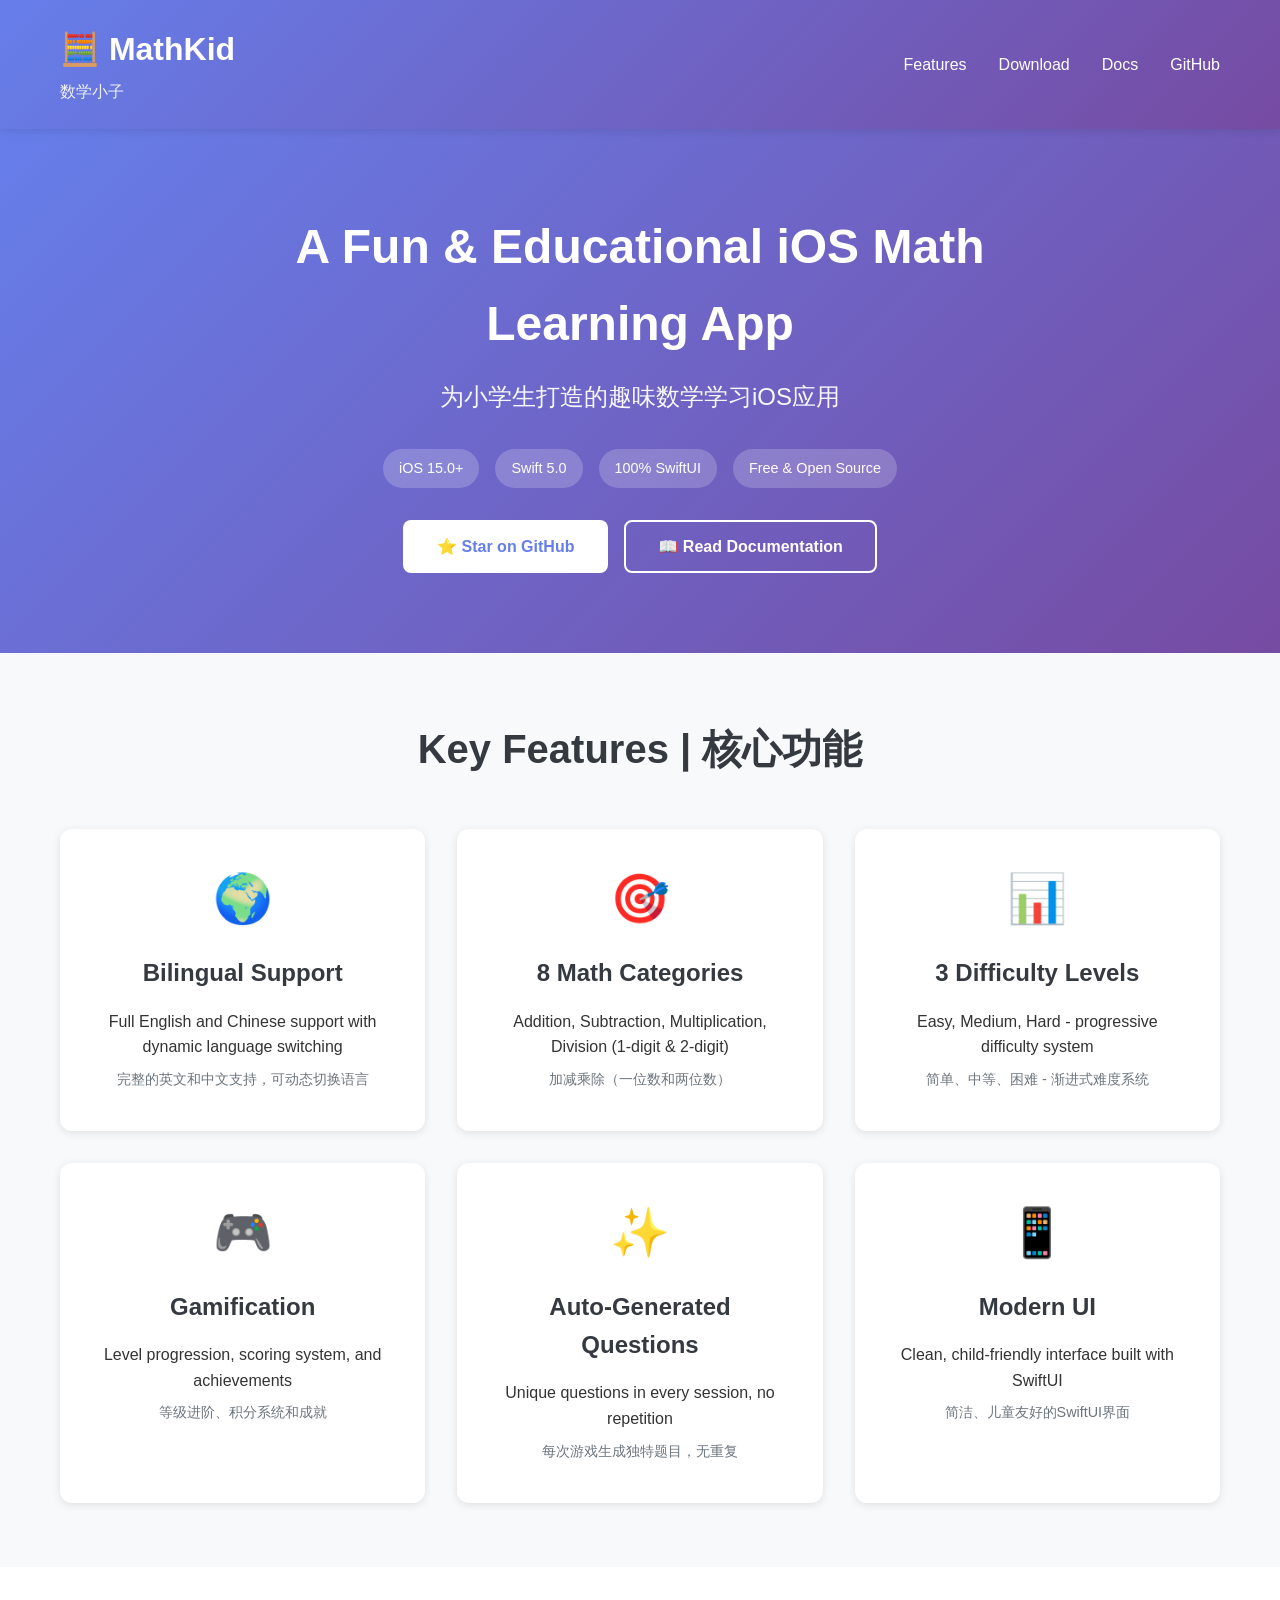
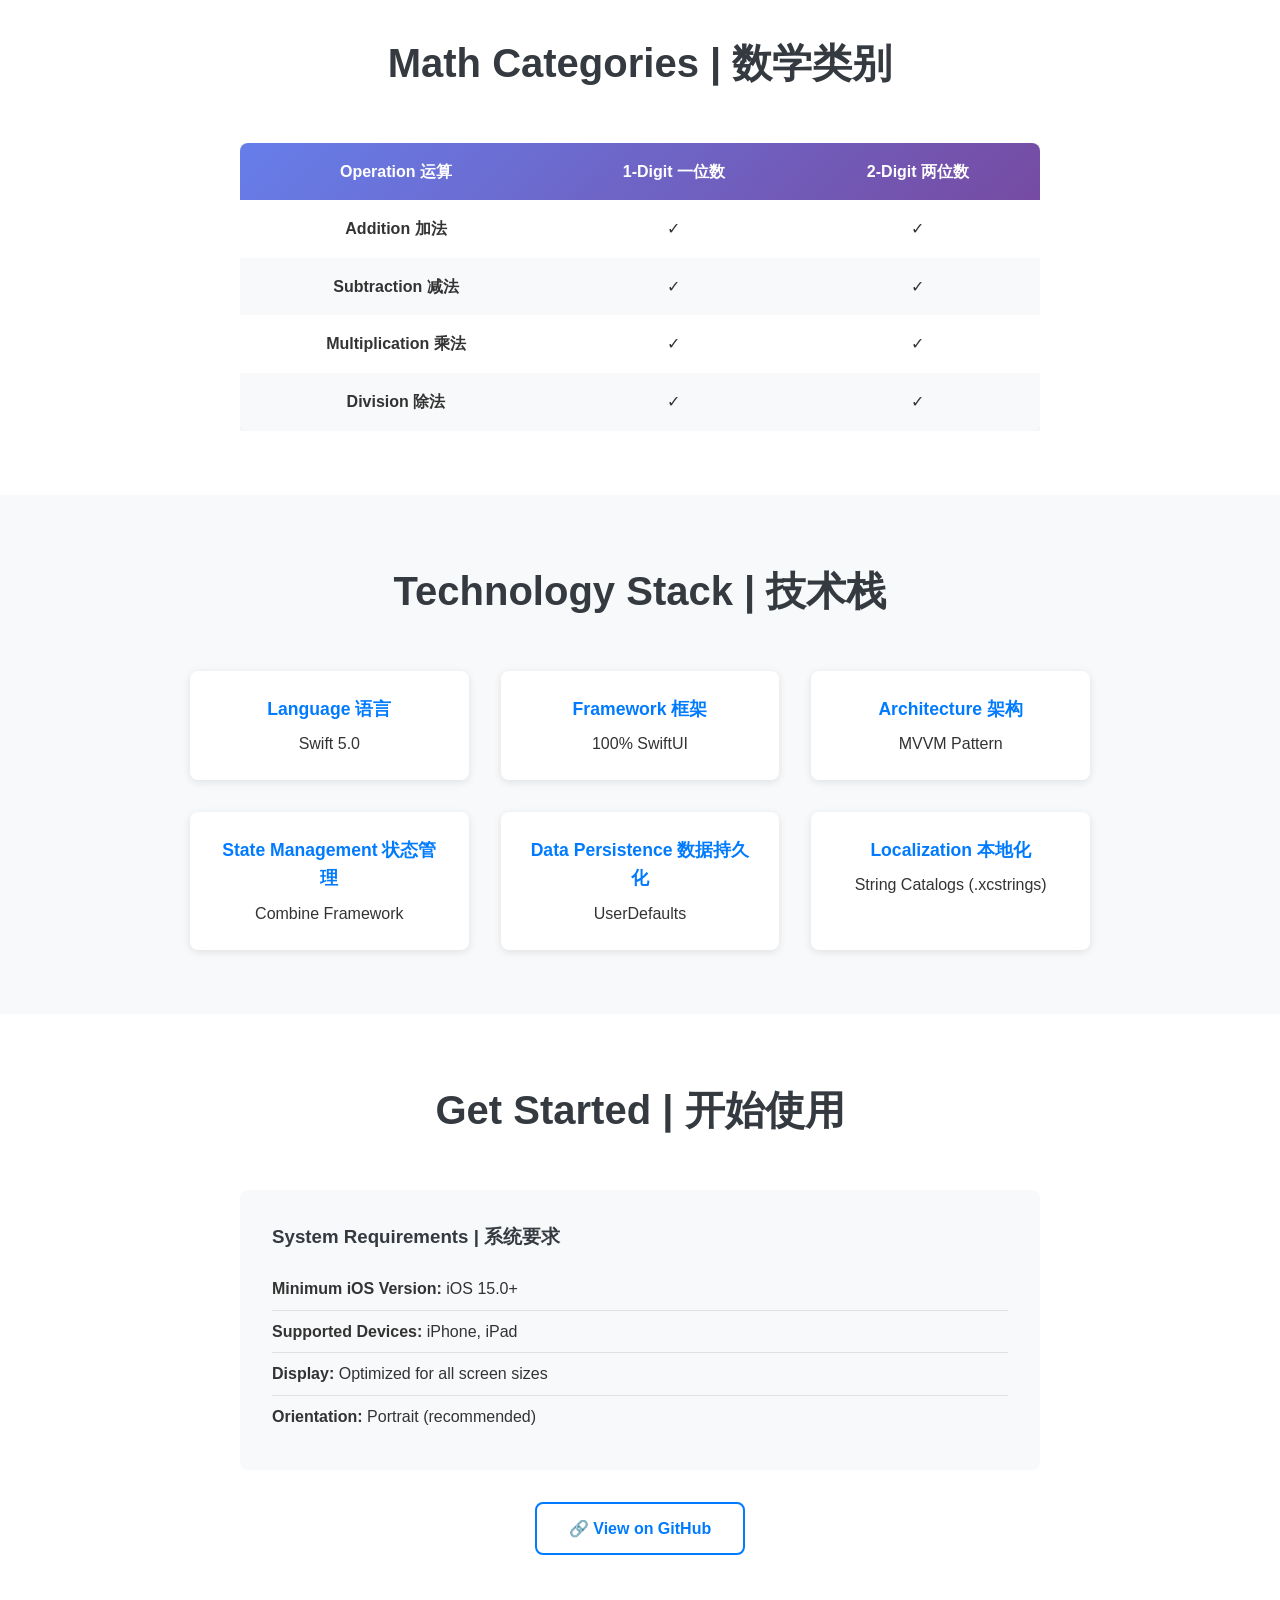
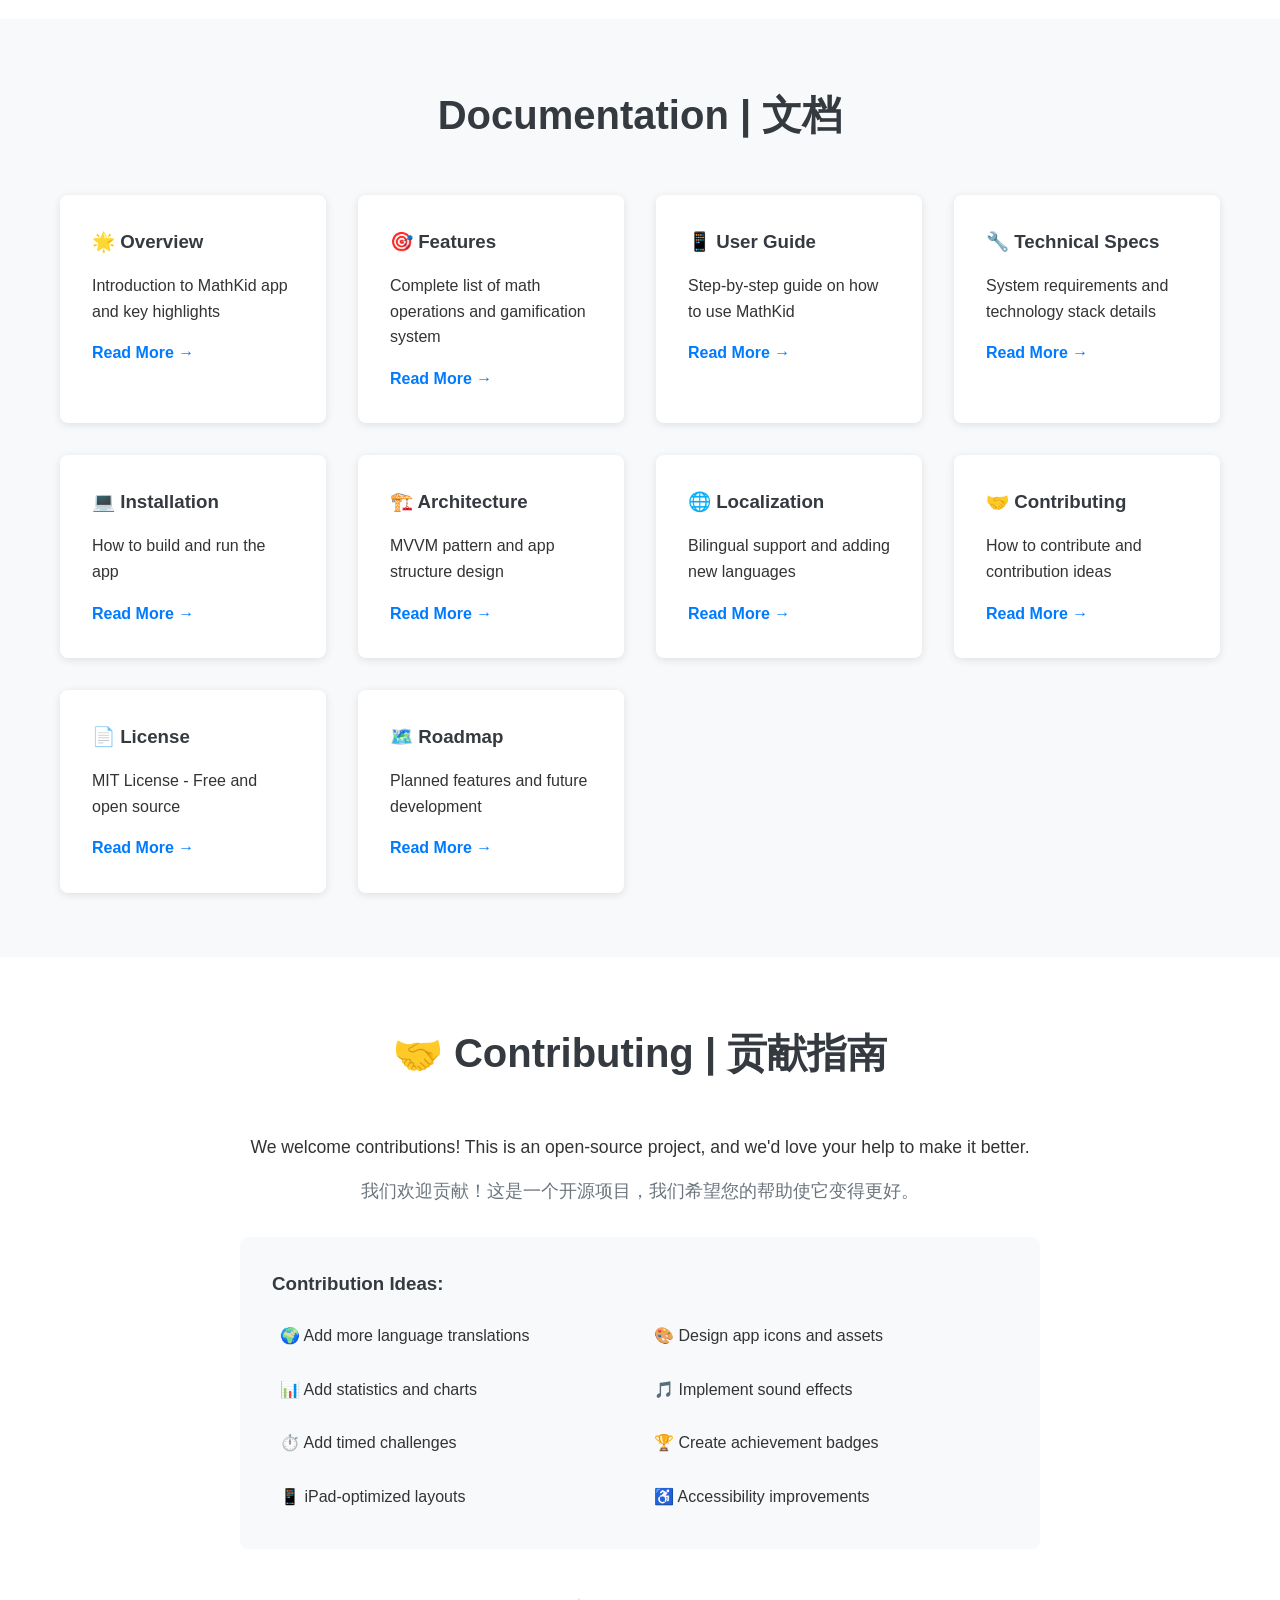
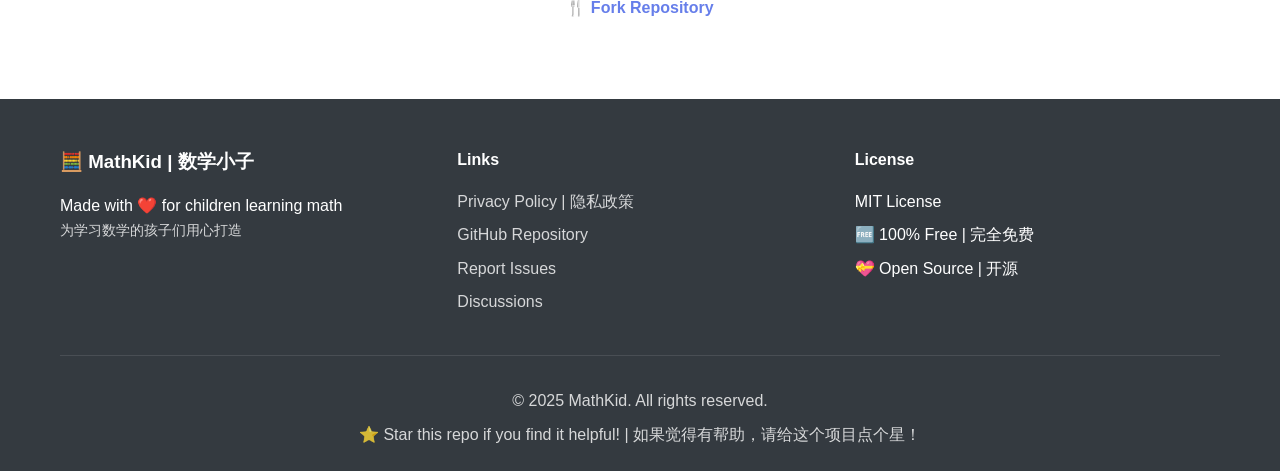
<file: docs/index.html>
<!DOCTYPE html>
<html lang="en">
<head>
    <meta charset="UTF-8">
    <meta name="viewport" content="width=device-width, initial-scale=1.0">
    <meta name="description" content="MathKid - A fun and educational iOS math learning app for elementary students">
    <meta name="keywords" content="MathKid, iOS, math learning, education, SwiftUI, open source">
    <meta name="author" content="MathKid Team">
    <title>MathKid - 数学小子 | iOS Math Learning App</title>
    <link rel="stylesheet" href="styles.css">
</head>
<body>
    <!-- Header -->
    <header class="header">
        <div class="container">
            <div class="header-content">
                <div class="logo">
                    <h1>🧮 MathKid</h1>
                    <p class="subtitle">数学小子</p>
                </div>
                <nav class="nav">
                    <a href="#features">Features</a>
                    <a href="#download">Download</a>
                    <a href="#documentation">Docs</a>
                    <a href="https://github.com/huyuhui001/MathKids" target="_blank">GitHub</a>
                </nav>
            </div>
        </div>
    </header>

    <!-- Hero Section -->
    <section class="hero">
        <div class="container">
            <div class="hero-content">
                <h2 class="hero-title">A Fun & Educational iOS Math Learning App</h2>
                <p class="hero-description">为小学生打造的趣味数学学习iOS应用</p>
                <div class="hero-badges">
                    <span class="badge">iOS 15.0+</span>
                    <span class="badge">Swift 5.0</span>
                    <span class="badge">100% SwiftUI</span>
                    <span class="badge">Free & Open Source</span>
                </div>
                <div class="hero-buttons">
                    <a href="https://github.com/huyuhui001/MathKids" class="btn btn-primary" target="_blank">
                        <span>⭐ Star on GitHub</span>
                    </a>
                    <a href="#documentation" class="btn btn-secondary">
                        <span>📖 Read Documentation</span>
                    </a>
                </div>
            </div>
        </div>
    </section>

    <!-- Features Section -->
    <section id="features" class="features">
        <div class="container">
            <h2 class="section-title">Key Features | 核心功能</h2>
            <div class="features-grid">
                <div class="feature-card">
                    <div class="feature-icon">🌍</div>
                    <h3>Bilingual Support</h3>
                    <p>Full English and Chinese support with dynamic language switching</p>
                    <p class="chinese">完整的英文和中文支持，可动态切换语言</p>
                </div>
                <div class="feature-card">
                    <div class="feature-icon">🎯</div>
                    <h3>8 Math Categories</h3>
                    <p>Addition, Subtraction, Multiplication, Division (1-digit & 2-digit)</p>
                    <p class="chinese">加减乘除（一位数和两位数）</p>
                </div>
                <div class="feature-card">
                    <div class="feature-icon">📊</div>
                    <h3>3 Difficulty Levels</h3>
                    <p>Easy, Medium, Hard - progressive difficulty system</p>
                    <p class="chinese">简单、中等、困难 - 渐进式难度系统</p>
                </div>
                <div class="feature-card">
                    <div class="feature-icon">🎮</div>
                    <h3>Gamification</h3>
                    <p>Level progression, scoring system, and achievements</p>
                    <p class="chinese">等级进阶、积分系统和成就</p>
                </div>
                <div class="feature-card">
                    <div class="feature-icon">✨</div>
                    <h3>Auto-Generated Questions</h3>
                    <p>Unique questions in every session, no repetition</p>
                    <p class="chinese">每次游戏生成独特题目，无重复</p>
                </div>
                <div class="feature-card">
                    <div class="feature-icon">📱</div>
                    <h3>Modern UI</h3>
                    <p>Clean, child-friendly interface built with SwiftUI</p>
                    <p class="chinese">简洁、儿童友好的SwiftUI界面</p>
                </div>
            </div>
        </div>
    </section>

    <!-- Math Categories Section -->
    <section class="categories">
        <div class="container">
            <h2 class="section-title">Math Categories | 数学类别</h2>
            <div class="categories-table">
                <table>
                    <thead>
                        <tr>
                            <th>Operation 运算</th>
                            <th>1-Digit 一位数</th>
                            <th>2-Digit 两位数</th>
                        </tr>
                    </thead>
                    <tbody>
                        <tr>
                            <td><strong>Addition 加法</strong></td>
                            <td>✓</td>
                            <td>✓</td>
                        </tr>
                        <tr>
                            <td><strong>Subtraction 减法</strong></td>
                            <td>✓</td>
                            <td>✓</td>
                        </tr>
                        <tr>
                            <td><strong>Multiplication 乘法</strong></td>
                            <td>✓</td>
                            <td>✓</td>
                        </tr>
                        <tr>
                            <td><strong>Division 除法</strong></td>
                            <td>✓</td>
                            <td>✓</td>
                        </tr>
                    </tbody>
                </table>
            </div>
        </div>
    </section>

    <!-- Technology Stack -->
    <section class="tech-stack">
        <div class="container">
            <h2 class="section-title">Technology Stack | 技术栈</h2>
            <div class="tech-grid">
                <div class="tech-item">
                    <h4>Language 语言</h4>
                    <p>Swift 5.0</p>
                </div>
                <div class="tech-item">
                    <h4>Framework 框架</h4>
                    <p>100% SwiftUI</p>
                </div>
                <div class="tech-item">
                    <h4>Architecture 架构</h4>
                    <p>MVVM Pattern</p>
                </div>
                <div class="tech-item">
                    <h4>State Management 状态管理</h4>
                    <p>Combine Framework</p>
                </div>
                <div class="tech-item">
                    <h4>Data Persistence 数据持久化</h4>
                    <p>UserDefaults</p>
                </div>
                <div class="tech-item">
                    <h4>Localization 本地化</h4>
                    <p>String Catalogs (.xcstrings)</p>
                </div>
            </div>
        </div>
    </section>

    <!-- Download Section -->
    <section id="download" class="download">
        <div class="container">
            <h2 class="section-title">Get Started | 开始使用</h2>
            <div class="download-content">
                <div class="download-info">
                    <h3>System Requirements | 系统要求</h3>
                    <ul>
                        <li><strong>Minimum iOS Version:</strong> iOS 15.0+</li>
                        <li><strong>Supported Devices:</strong> iPhone, iPad</li>
                        <li><strong>Display:</strong> Optimized for all screen sizes</li>
                        <li><strong>Orientation:</strong> Portrait (recommended)</li>
                    </ul>
                </div>
                <div class="download-buttons">
                    <a href="https://github.com/huyuhui001/MathKids" class="btn btn-outline" target="_blank">
                        <span>🔗 View on GitHub</span>
                    </a>
                </div>
            </div>
        </div>
    </section>

    <!-- Documentation Section -->
    <section id="documentation" class="documentation">
        <div class="container">
            <h2 class="section-title">Documentation | 文档</h2>
            <div class="docs-grid">
                <div class="doc-card">
                    <h3>🌟 Overview</h3>
                    <p>Introduction to MathKid app and key highlights</p>
                    <a href="https://github.com/huyuhui001/MathKids#-overview--概述" target="_blank">Read More →</a>
                </div>
                <div class="doc-card">
                    <h3>🎯 Features</h3>
                    <p>Complete list of math operations and gamification system</p>
                    <a href="https://github.com/huyuhui001/MathKids#-features--功能特色" target="_blank">Read More →</a>
                </div>
                <div class="doc-card">
                    <h3>📱 User Guide</h3>
                    <p>Step-by-step guide on how to use MathKid</p>
                    <a href="https://github.com/huyuhui001/MathKids#-user-guide--使用指南" target="_blank">Read More →</a>
                </div>
                <div class="doc-card">
                    <h3>🔧 Technical Specs</h3>
                    <p>System requirements and technology stack details</p>
                    <a href="https://github.com/huyuhui001/MathKids#-technical-specifications--技术规格" target="_blank">Read More →</a>
                </div>
                <div class="doc-card">
                    <h3>💻 Installation</h3>
                    <p>How to build and run the app</p>
                    <a href="https://github.com/huyuhui001/MathKids#-installation--安装说明" target="_blank">Read More →</a>
                </div>
                <div class="doc-card">
                    <h3>🏗️ Architecture</h3>
                    <p>MVVM pattern and app structure design</p>
                    <a href="https://github.com/huyuhui001/MathKids#-architecture--架构设计" target="_blank">Read More →</a>
                </div>
                <div class="doc-card">
                    <h3>🌐 Localization</h3>
                    <p>Bilingual support and adding new languages</p>
                    <a href="https://github.com/huyuhui001/MathKids#-localization--本地化" target="_blank">Read More →</a>
                </div>
                <div class="doc-card">
                    <h3>🤝 Contributing</h3>
                    <p>How to contribute and contribution ideas</p>
                    <a href="https://github.com/huyuhui001/MathKids#-contributing--贡献指南" target="_blank">Read More →</a>
                </div>
                <div class="doc-card">
                    <h3>📄 License</h3>
                    <p>MIT License - Free and open source</p>
                    <a href="https://github.com/huyuhui001/MathKids#-license--许可证" target="_blank">Read More →</a>
                </div>
                <div class="doc-card">
                    <h3>🗺️ Roadmap</h3>
                    <p>Planned features and future development</p>
                    <a href="https://github.com/huyuhui001/MathKids#-roadmap--路线图" target="_blank">Read More →</a>
                </div>
            </div>
        </div>
    </section>

    <!-- Contributing Section -->
    <section class="contributing">
        <div class="container">
            <h2 class="section-title">🤝 Contributing | 贡献指南</h2>
            <div class="contributing-content">
                <p>We welcome contributions! This is an open-source project, and we'd love your help to make it better.</p>
                <p class="chinese">我们欢迎贡献！这是一个开源项目，我们希望您的帮助使它变得更好。</p>
                <div class="contribution-ideas">
                    <h3>Contribution Ideas:</h3>
                    <ul>
                        <li>🌍 Add more language translations</li>
                        <li>🎨 Design app icons and assets</li>
                        <li>📊 Add statistics and charts</li>
                        <li>🎵 Implement sound effects</li>
                        <li>⏱️ Add timed challenges</li>
                        <li>🏆 Create achievement badges</li>
                        <li>📱 iPad-optimized layouts</li>
                        <li>♿ Accessibility improvements</li>
                    </ul>
                </div>
                <a href="https://github.com/huyuhui001/MathKids/fork" class="btn btn-primary" target="_blank">
                    <span>🍴 Fork Repository</span>
                </a>
            </div>
        </div>
    </section>

    <!-- Footer -->
    <footer class="footer">
        <div class="container">
            <div class="footer-content">
                <div class="footer-info">
                    <h3>🧮 MathKid | 数学小子</h3>
                    <p>Made with ❤️ for children learning math</p>
                    <p class="chinese">为学习数学的孩子们用心打造</p>
                </div>
                <div class="footer-links">
                    <h4>Links</h4>
                    <ul>
                        <li><a href="privacy.html">Privacy Policy | 隐私政策</a></li>
                        <li><a href="https://github.com/huyuhui001/MathKids" target="_blank">GitHub Repository</a></li>
                        <li><a href="https://github.com/huyuhui001/MathKids/issues" target="_blank">Report Issues</a></li>
                        <li><a href="https://github.com/huyuhui001/MathKids/discussions" target="_blank">Discussions</a></li>
                    </ul>
                </div>
                <div class="footer-license">
                    <h4>License</h4>
                    <p>MIT License</p>
                    <p>🆓 100% Free | 完全免费</p>
                    <p>💝 Open Source | 开源</p>
                </div>
            </div>
            <div class="footer-bottom">
                <p>© 2025 MathKid. All rights reserved.</p>
                <p>⭐ Star this repo if you find it helpful! | 如果觉得有帮助，请给这个项目点个星！</p>
            </div>
        </div>
    </footer>
</body>
</html>
</file>
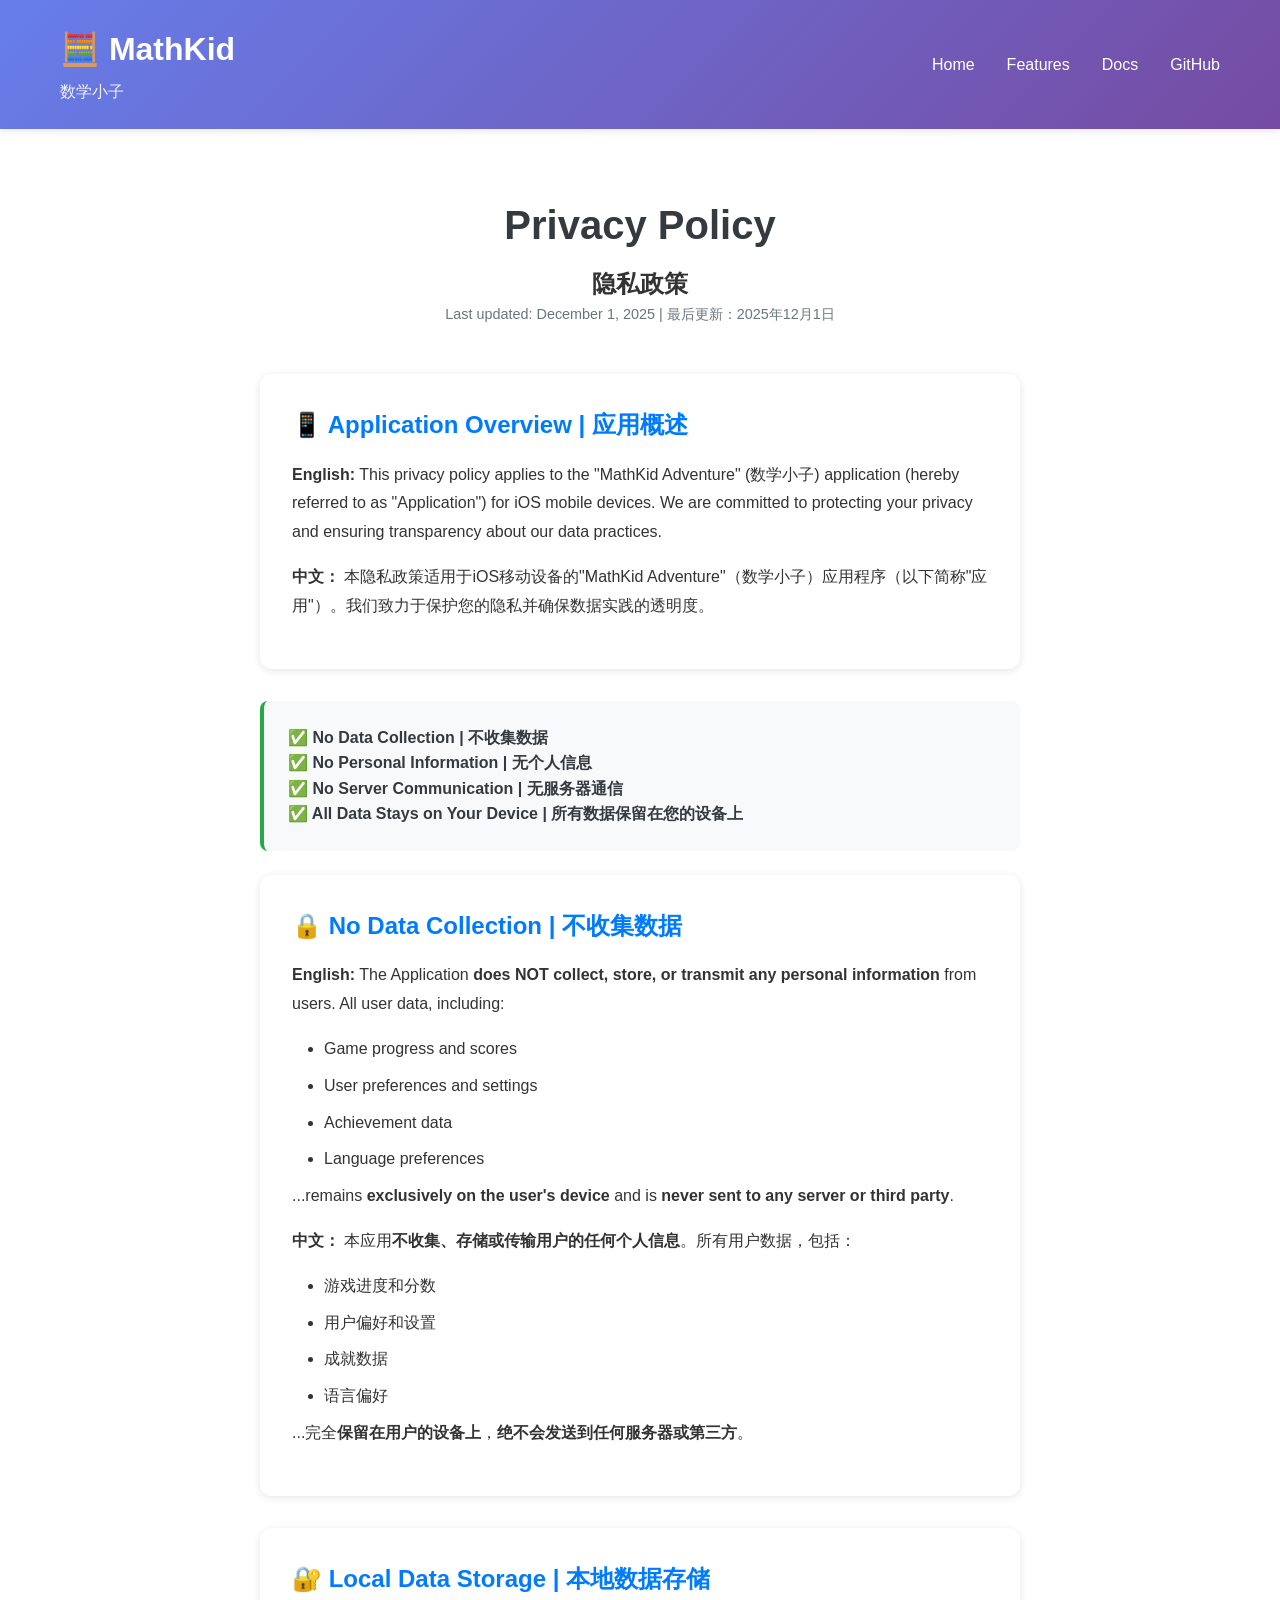
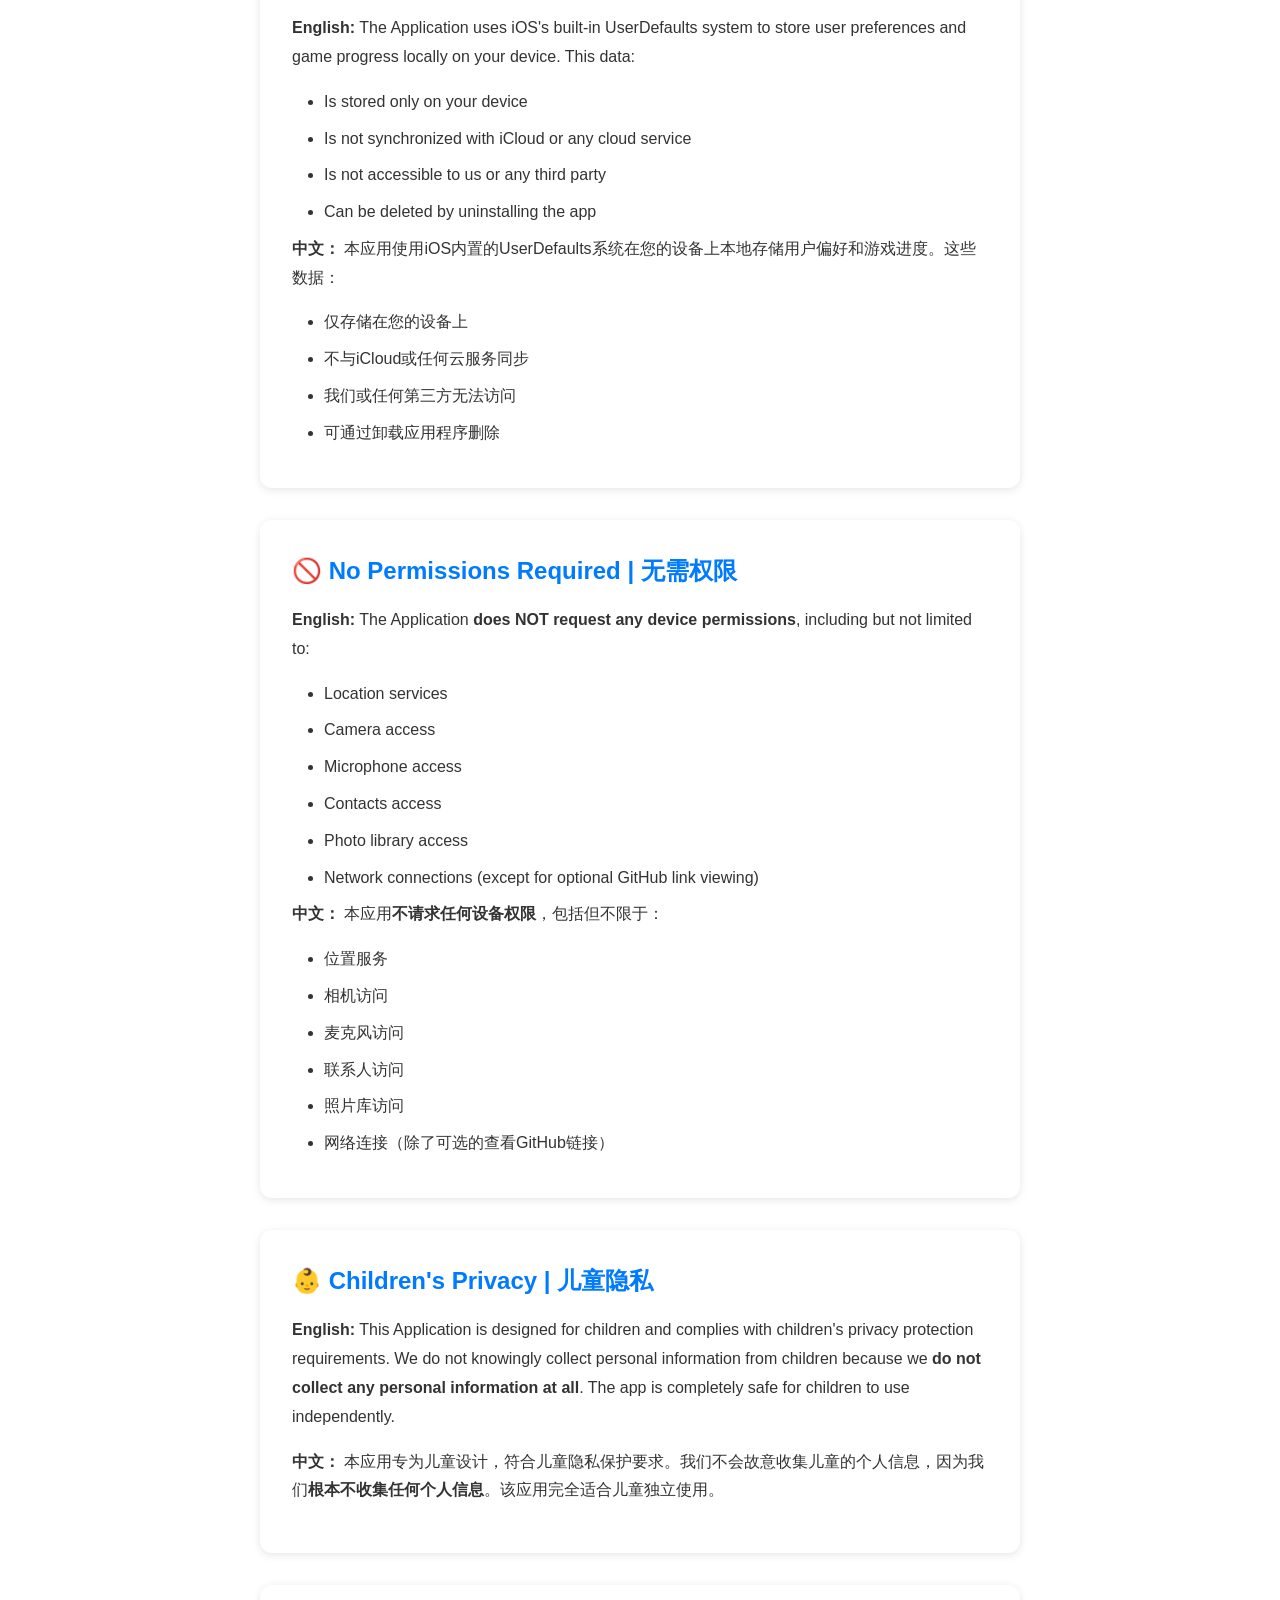
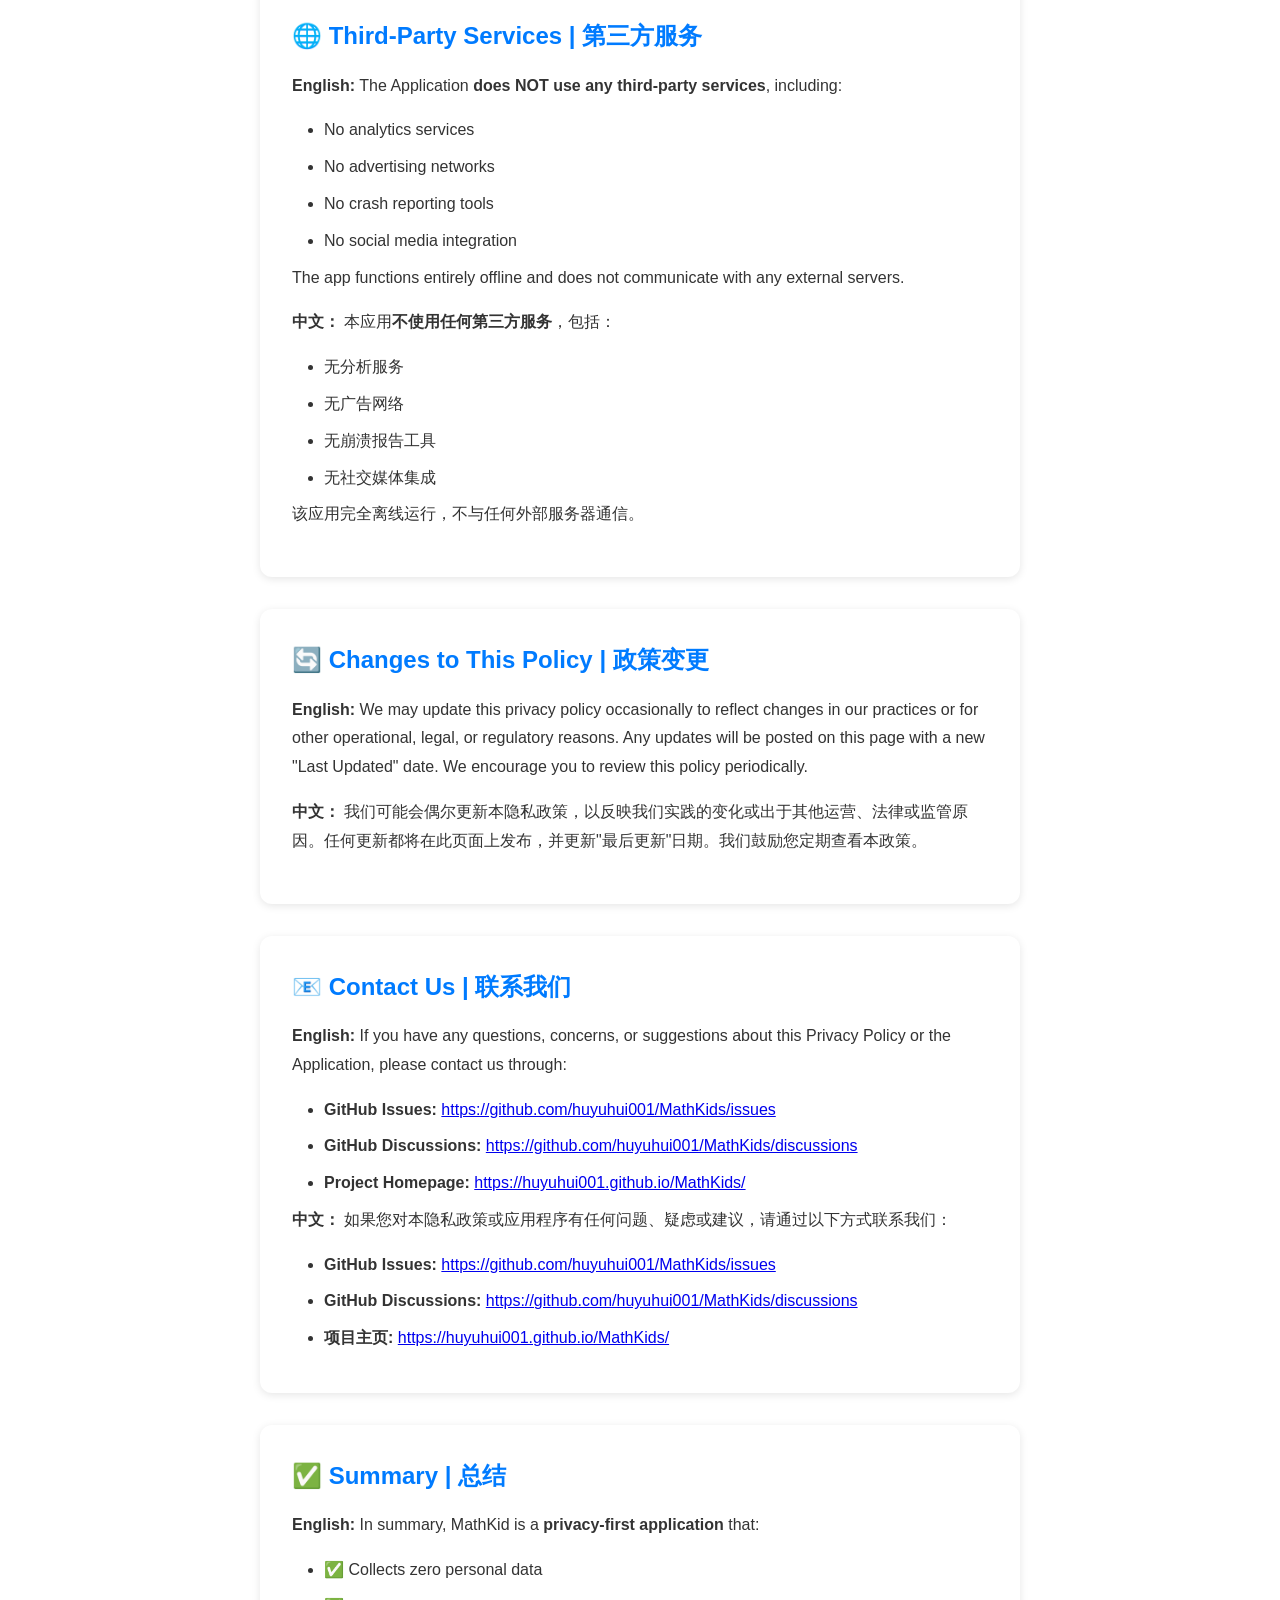
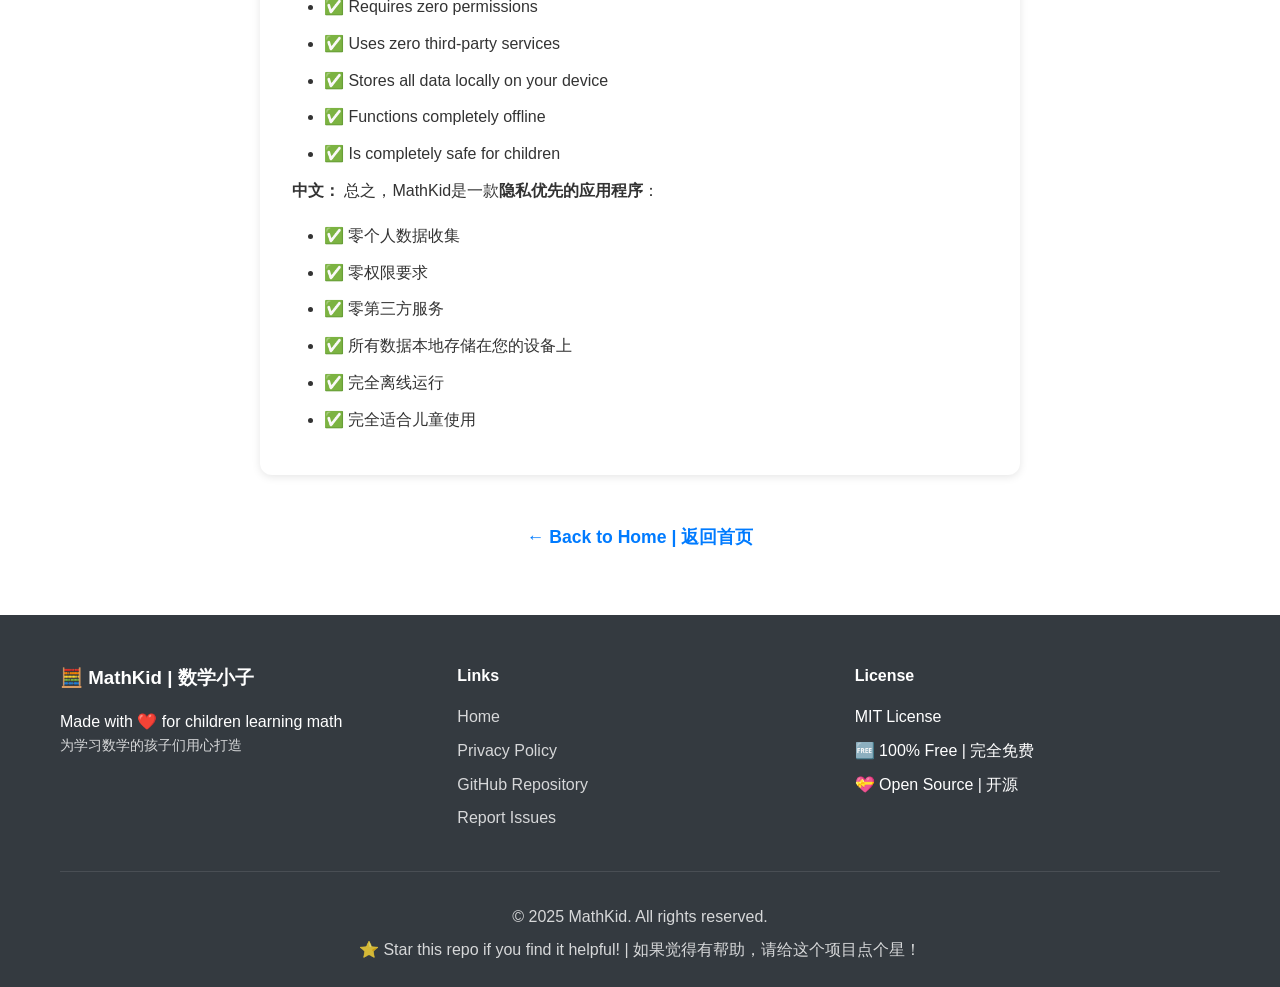
<file: docs/privacy.html>
<!DOCTYPE html>
<html lang="en">
<head>
    <meta charset="UTF-8">
    <meta name="viewport" content="width=device-width, initial-scale=1.0">
    <meta name="description" content="Privacy Policy for MathKid - We respect your privacy and don't collect any data">
    <title>Privacy Policy - MathKid | 数学小子</title>
    <link rel="stylesheet" href="styles.css">
    <style>
        .privacy-content {
            max-width: 800px;
            margin: 0 auto;
            padding: 4rem 20px;
        }
        
        .privacy-header {
            text-align: center;
            margin-bottom: 3rem;
        }
        
        .privacy-header h1 {
            font-size: 2.5rem;
            color: var(--dark-color);
            margin-bottom: 0.5rem;
        }
        
        .privacy-header .last-updated {
            color: var(--secondary-color);
            font-size: 0.9rem;
        }
        
        .privacy-section {
            background: white;
            padding: 2rem;
            margin-bottom: 2rem;
            border-radius: 12px;
            box-shadow: var(--shadow);
        }
        
        .privacy-section h2 {
            color: var(--primary-color);
            margin-bottom: 1rem;
            font-size: 1.5rem;
        }
        
        .privacy-section p {
            line-height: 1.8;
            color: var(--text-color);
            margin-bottom: 1rem;
        }
        
        .privacy-section ul {
            margin-left: 2rem;
            line-height: 1.8;
        }
        
        .privacy-section ul li {
            margin-bottom: 0.5rem;
        }
        
        .highlight-box {
            background: var(--light-color);
            padding: 1.5rem;
            border-radius: 8px;
            border-left: 4px solid var(--success-color);
            margin: 1.5rem 0;
        }
        
        .highlight-box p {
            margin: 0;
            font-weight: 600;
            color: var(--dark-color);
        }
        
        .back-link {
            text-align: center;
            margin-top: 3rem;
        }
        
        .back-link a {
            color: var(--primary-color);
            text-decoration: none;
            font-weight: 600;
            font-size: 1.1rem;
        }
        
        .back-link a:hover {
            text-decoration: underline;
        }
    </style>
</head>
<body>
    <!-- Header -->
    <header class="header">
        <div class="container">
            <div class="header-content">
                <div class="logo">
                    <h1>🧮 MathKid</h1>
                    <p class="subtitle">数学小子</p>
                </div>
                <nav class="nav">
                    <a href="index.html">Home</a>
                    <a href="index.html#features">Features</a>
                    <a href="index.html#documentation">Docs</a>
                    <a href="https://github.com/huyuhui001/MathKids" target="_blank">GitHub</a>
                </nav>
            </div>
        </div>
    </header>

    <!-- Privacy Policy Content -->
    <div class="privacy-content">
        <div class="privacy-header">
            <h1>Privacy Policy</h1>
            <h2>隐私政策</h2>
            <p class="last-updated">Last updated: December 1, 2025 | 最后更新：2025年12月1日</p>
        </div>

        <div class="privacy-section">
            <h2>📱 Application Overview | 应用概述</h2>
            <p><strong>English:</strong> This privacy policy applies to the "MathKid Adventure" (数学小子) application (hereby referred to as "Application") for iOS mobile devices. We are committed to protecting your privacy and ensuring transparency about our data practices.</p>
            <p><strong>中文：</strong> 本隐私政策适用于iOS移动设备的"MathKid Adventure"（数学小子）应用程序（以下简称"应用"）。我们致力于保护您的隐私并确保数据实践的透明度。</p>
        </div>

        <div class="highlight-box">
            <p>✅ No Data Collection | 不收集数据</p>
            <p>✅ No Personal Information | 无个人信息</p>
            <p>✅ No Server Communication | 无服务器通信</p>
            <p>✅ All Data Stays on Your Device | 所有数据保留在您的设备上</p>
        </div>

        <div class="privacy-section">
            <h2>🔒 No Data Collection | 不收集数据</h2>
            <p><strong>English:</strong> The Application <strong>does NOT collect, store, or transmit any personal information</strong> from users. All user data, including:</p>
            <ul>
                <li>Game progress and scores</li>
                <li>User preferences and settings</li>
                <li>Achievement data</li>
                <li>Language preferences</li>
            </ul>
            <p>...remains <strong>exclusively on the user's device</strong> and is <strong>never sent to any server or third party</strong>.</p>
            
            <p><strong>中文：</strong> 本应用<strong>不收集、存储或传输用户的任何个人信息</strong>。所有用户数据，包括：</p>
            <ul>
                <li>游戏进度和分数</li>
                <li>用户偏好和设置</li>
                <li>成就数据</li>
                <li>语言偏好</li>
            </ul>
            <p>...完全<strong>保留在用户的设备上</strong>，<strong>绝不会发送到任何服务器或第三方</strong>。</p>
        </div>

        <div class="privacy-section">
            <h2>🔐 Local Data Storage | 本地数据存储</h2>
            <p><strong>English:</strong> The Application uses iOS's built-in UserDefaults system to store user preferences and game progress locally on your device. This data:</p>
            <ul>
                <li>Is stored only on your device</li>
                <li>Is not synchronized with iCloud or any cloud service</li>
                <li>Is not accessible to us or any third party</li>
                <li>Can be deleted by uninstalling the app</li>
            </ul>
            
            <p><strong>中文：</strong> 本应用使用iOS内置的UserDefaults系统在您的设备上本地存储用户偏好和游戏进度。这些数据：</p>
            <ul>
                <li>仅存储在您的设备上</li>
                <li>不与iCloud或任何云服务同步</li>
                <li>我们或任何第三方无法访问</li>
                <li>可通过卸载应用程序删除</li>
            </ul>
        </div>

        <div class="privacy-section">
            <h2>🚫 No Permissions Required | 无需权限</h2>
            <p><strong>English:</strong> The Application <strong>does NOT request any device permissions</strong>, including but not limited to:</p>
            <ul>
                <li>Location services</li>
                <li>Camera access</li>
                <li>Microphone access</li>
                <li>Contacts access</li>
                <li>Photo library access</li>
                <li>Network connections (except for optional GitHub link viewing)</li>
            </ul>
            
            <p><strong>中文：</strong> 本应用<strong>不请求任何设备权限</strong>，包括但不限于：</p>
            <ul>
                <li>位置服务</li>
                <li>相机访问</li>
                <li>麦克风访问</li>
                <li>联系人访问</li>
                <li>照片库访问</li>
                <li>网络连接（除了可选的查看GitHub链接）</li>
            </ul>
        </div>

        <div class="privacy-section">
            <h2>👶 Children's Privacy | 儿童隐私</h2>
            <p><strong>English:</strong> This Application is designed for children and complies with children's privacy protection requirements. We do not knowingly collect personal information from children because we <strong>do not collect any personal information at all</strong>. The app is completely safe for children to use independently.</p>
            
            <p><strong>中文：</strong> 本应用专为儿童设计，符合儿童隐私保护要求。我们不会故意收集儿童的个人信息，因为我们<strong>根本不收集任何个人信息</strong>。该应用完全适合儿童独立使用。</p>
        </div>

        <div class="privacy-section">
            <h2>🌐 Third-Party Services | 第三方服务</h2>
            <p><strong>English:</strong> The Application <strong>does NOT use any third-party services</strong>, including:</p>
            <ul>
                <li>No analytics services</li>
                <li>No advertising networks</li>
                <li>No crash reporting tools</li>
                <li>No social media integration</li>
            </ul>
            <p>The app functions entirely offline and does not communicate with any external servers.</p>
            
            <p><strong>中文：</strong> 本应用<strong>不使用任何第三方服务</strong>，包括：</p>
            <ul>
                <li>无分析服务</li>
                <li>无广告网络</li>
                <li>无崩溃报告工具</li>
                <li>无社交媒体集成</li>
            </ul>
            <p>该应用完全离线运行，不与任何外部服务器通信。</p>
        </div>

        <div class="privacy-section">
            <h2>🔄 Changes to This Policy | 政策变更</h2>
            <p><strong>English:</strong> We may update this privacy policy occasionally to reflect changes in our practices or for other operational, legal, or regulatory reasons. Any updates will be posted on this page with a new "Last Updated" date. We encourage you to review this policy periodically.</p>
            
            <p><strong>中文：</strong> 我们可能会偶尔更新本隐私政策，以反映我们实践的变化或出于其他运营、法律或监管原因。任何更新都将在此页面上发布，并更新"最后更新"日期。我们鼓励您定期查看本政策。</p>
        </div>

        <div class="privacy-section">
            <h2>📧 Contact Us | 联系我们</h2>
            <p><strong>English:</strong> If you have any questions, concerns, or suggestions about this Privacy Policy or the Application, please contact us through:</p>
            <ul>
                <li><strong>GitHub Issues:</strong> <a href="https://github.com/huyuhui001/MathKids/issues" target="_blank">https://github.com/huyuhui001/MathKids/issues</a></li>
                <li><strong>GitHub Discussions:</strong> <a href="https://github.com/huyuhui001/MathKids/discussions" target="_blank">https://github.com/huyuhui001/MathKids/discussions</a></li>
                <li><strong>Project Homepage:</strong> <a href="https://huyuhui001.github.io/MathKids/" target="_blank">https://huyuhui001.github.io/MathKids/</a></li>
            </ul>
            
            <p><strong>中文：</strong> 如果您对本隐私政策或应用程序有任何问题、疑虑或建议，请通过以下方式联系我们：</p>
            <ul>
                <li><strong>GitHub Issues:</strong> <a href="https://github.com/huyuhui001/MathKids/issues" target="_blank">https://github.com/huyuhui001/MathKids/issues</a></li>
                <li><strong>GitHub Discussions:</strong> <a href="https://github.com/huyuhui001/MathKids/discussions" target="_blank">https://github.com/huyuhui001/MathKids/discussions</a></li>
                <li><strong>项目主页:</strong> <a href="https://huyuhui001.github.io/MathKids/" target="_blank">https://huyuhui001.github.io/MathKids/</a></li>
            </ul>
        </div>

        <div class="privacy-section">
            <h2>✅ Summary | 总结</h2>
            <p><strong>English:</strong> In summary, MathKid is a <strong>privacy-first application</strong> that:</p>
            <ul>
                <li>✅ Collects zero personal data</li>
                <li>✅ Requires zero permissions</li>
                <li>✅ Uses zero third-party services</li>
                <li>✅ Stores all data locally on your device</li>
                <li>✅ Functions completely offline</li>
                <li>✅ Is completely safe for children</li>
            </ul>
            
            <p><strong>中文：</strong> 总之，MathKid是一款<strong>隐私优先的应用程序</strong>：</p>
            <ul>
                <li>✅ 零个人数据收集</li>
                <li>✅ 零权限要求</li>
                <li>✅ 零第三方服务</li>
                <li>✅ 所有数据本地存储在您的设备上</li>
                <li>✅ 完全离线运行</li>
                <li>✅ 完全适合儿童使用</li>
            </ul>
        </div>

        <div class="back-link">
            <a href="index.html">← Back to Home | 返回首页</a>
        </div>
    </div>

    <!-- Footer -->
    <footer class="footer">
        <div class="container">
            <div class="footer-content">
                <div class="footer-info">
                    <h3>🧮 MathKid | 数学小子</h3>
                    <p>Made with ❤️ for children learning math</p>
                    <p class="chinese">为学习数学的孩子们用心打造</p>
                </div>
                <div class="footer-links">
                    <h4>Links</h4>
                    <ul>
                        <li><a href="index.html">Home</a></li>
                        <li><a href="privacy.html">Privacy Policy</a></li>
                        <li><a href="https://github.com/huyuhui001/MathKids" target="_blank">GitHub Repository</a></li>
                        <li><a href="https://github.com/huyuhui001/MathKids/issues" target="_blank">Report Issues</a></li>
                    </ul>
                </div>
                <div class="footer-license">
                    <h4>License</h4>
                    <p>MIT License</p>
                    <p>🆓 100% Free | 完全免费</p>
                    <p>💝 Open Source | 开源</p>
                </div>
            </div>
            <div class="footer-bottom">
                <p>© 2025 MathKid. All rights reserved.</p>
                <p>⭐ Star this repo if you find it helpful! | 如果觉得有帮助，请给这个项目点个星！</p>
            </div>
        </div>
    </footer>
</body>
</html>
</file>
<file: docs/styles.css>
/* Reset and Base Styles */
* {
    margin: 0;
    padding: 0;
    box-sizing: border-box;
}

:root {
    --primary-color: #007bff;
    --secondary-color: #6c757d;
    --success-color: #28a745;
    --danger-color: #dc3545;
    --warning-color: #ffc107;
    --info-color: #17a2b8;
    --light-color: #f8f9fa;
    --dark-color: #343a40;
    --text-color: #333;
    --bg-color: #ffffff;
    --border-color: #dee2e6;
    --shadow: 0 2px 8px rgba(0, 0, 0, 0.1);
    --shadow-lg: 0 4px 16px rgba(0, 0, 0, 0.15);
}

body {
    font-family: -apple-system, BlinkMacSystemFont, 'Segoe UI', Roboto, 'Helvetica Neue', Arial, sans-serif;
    line-height: 1.6;
    color: var(--text-color);
    background-color: var(--bg-color);
}

.container {
    max-width: 1200px;
    margin: 0 auto;
    padding: 0 20px;
}

/* Header Styles */
.header {
    background: linear-gradient(135deg, #667eea 0%, #764ba2 100%);
    color: white;
    padding: 1.5rem 0;
    box-shadow: var(--shadow);
    position: sticky;
    top: 0;
    z-index: 1000;
}

.header-content {
    display: flex;
    justify-content: space-between;
    align-items: center;
    flex-wrap: wrap;
    gap: 1rem;
}

.logo h1 {
    font-size: 2rem;
    margin-bottom: 0.25rem;
}

.logo .subtitle {
    font-size: 1rem;
    opacity: 0.9;
}

.nav {
    display: flex;
    gap: 2rem;
    flex-wrap: wrap;
}

.nav a {
    color: white;
    text-decoration: none;
    font-weight: 500;
    transition: opacity 0.3s;
}

.nav a:hover {
    opacity: 0.8;
}

/* Hero Section */
.hero {
    background: linear-gradient(135deg, #667eea 0%, #764ba2 100%);
    color: white;
    padding: 5rem 0;
    text-align: center;
}

.hero-content {
    max-width: 800px;
    margin: 0 auto;
}

.hero-title {
    font-size: 3rem;
    margin-bottom: 1rem;
    font-weight: 700;
}

.hero-description {
    font-size: 1.5rem;
    margin-bottom: 2rem;
    opacity: 0.95;
}

.hero-badges {
    display: flex;
    justify-content: center;
    flex-wrap: wrap;
    gap: 1rem;
    margin-bottom: 2rem;
}

.badge {
    background: rgba(255, 255, 255, 0.2);
    backdrop-filter: blur(10px);
    padding: 0.5rem 1rem;
    border-radius: 20px;
    font-size: 0.9rem;
    font-weight: 500;
}

.hero-buttons {
    display: flex;
    justify-content: center;
    gap: 1rem;
    flex-wrap: wrap;
}

/* Button Styles */
.btn {
    display: inline-block;
    padding: 0.75rem 2rem;
    border-radius: 8px;
    text-decoration: none;
    font-weight: 600;
    transition: all 0.3s;
    cursor: pointer;
    border: 2px solid transparent;
}

.btn-primary {
    background: white;
    color: #667eea;
}

.btn-primary:hover {
    transform: translateY(-2px);
    box-shadow: 0 4px 12px rgba(0, 0, 0, 0.2);
}

.btn-secondary {
    background: transparent;
    color: white;
    border-color: white;
}

.btn-secondary:hover {
    background: white;
    color: #667eea;
}

.btn-large {
    padding: 1rem 2.5rem;
    font-size: 1.1rem;
}

.btn-outline {
    background: transparent;
    color: var(--primary-color);
    border-color: var(--primary-color);
}

.btn-outline:hover {
    background: var(--primary-color);
    color: white;
}

/* Section Styles */
section {
    padding: 4rem 0;
}

.section-title {
    text-align: center;
    font-size: 2.5rem;
    margin-bottom: 3rem;
    color: var(--dark-color);
}

/* Features Section */
.features {
    background: var(--light-color);
}

.features-grid {
    display: grid;
    grid-template-columns: repeat(auto-fit, minmax(300px, 1fr));
    gap: 2rem;
}

.feature-card {
    background: white;
    padding: 2rem;
    border-radius: 12px;
    box-shadow: var(--shadow);
    transition: transform 0.3s, box-shadow 0.3s;
    text-align: center;
}

.feature-card:hover {
    transform: translateY(-5px);
    box-shadow: var(--shadow-lg);
}

.feature-icon {
    font-size: 3rem;
    margin-bottom: 1rem;
}

.feature-card h3 {
    font-size: 1.5rem;
    margin-bottom: 1rem;
    color: var(--dark-color);
}

.feature-card p {
    color: var(--text-color);
    margin-bottom: 0.5rem;
}

.feature-card p.chinese {
    color: var(--secondary-color);
    font-size: 0.9rem;
}

/* Categories Section */
.categories {
    background: white;
}

.categories-table {
    max-width: 800px;
    margin: 0 auto;
    overflow-x: auto;
}

table {
    width: 100%;
    border-collapse: collapse;
    background: white;
    box-shadow: var(--shadow);
    border-radius: 8px;
    overflow: hidden;
}

thead {
    background: linear-gradient(135deg, #667eea 0%, #764ba2 100%);
    color: white;
}

th, td {
    padding: 1rem;
    text-align: center;
}

tbody tr:nth-child(even) {
    background: var(--light-color);
}

tbody tr:hover {
    background: #e9ecef;
}

/* Technology Stack */
.tech-stack {
    background: var(--light-color);
}

.tech-grid {
    display: grid;
    grid-template-columns: repeat(auto-fit, minmax(250px, 1fr));
    gap: 2rem;
    max-width: 900px;
    margin: 0 auto;
}

.tech-item {
    background: white;
    padding: 1.5rem;
    border-radius: 8px;
    box-shadow: var(--shadow);
    text-align: center;
}

.tech-item h4 {
    color: var(--primary-color);
    margin-bottom: 0.5rem;
    font-size: 1.1rem;
}

.tech-item p {
    color: var(--text-color);
    font-weight: 500;
}

/* Download Section */
.download {
    background: white;
}

.download-content {
    max-width: 800px;
    margin: 0 auto;
    text-align: center;
}

.download-info {
    background: var(--light-color);
    padding: 2rem;
    border-radius: 8px;
    margin-bottom: 2rem;
    text-align: left;
}

.download-info h3 {
    margin-bottom: 1rem;
    color: var(--dark-color);
}

.download-info ul {
    list-style: none;
}

.download-info li {
    padding: 0.5rem 0;
    border-bottom: 1px solid var(--border-color);
}

.download-info li:last-child {
    border-bottom: none;
}

.download-buttons {
    display: flex;
    justify-content: center;
    gap: 1rem;
    flex-wrap: wrap;
}

/* Documentation Section */
.documentation {
    background: var(--light-color);
}

.docs-grid {
    display: grid;
    grid-template-columns: repeat(auto-fit, minmax(250px, 1fr));
    gap: 2rem;
}

.doc-card {
    background: white;
    padding: 2rem;
    border-radius: 8px;
    box-shadow: var(--shadow);
    transition: transform 0.3s;
}

.doc-card:hover {
    transform: translateY(-5px);
}

.doc-card h3 {
    color: var(--dark-color);
    margin-bottom: 1rem;
}

.doc-card p {
    color: var(--text-color);
    margin-bottom: 1rem;
}

.doc-card a {
    color: var(--primary-color);
    text-decoration: none;
    font-weight: 600;
    transition: color 0.3s;
}

.doc-card a:hover {
    color: #0056b3;
}

/* Contributing Section */
.contributing {
    background: white;
}

.contributing-content {
    max-width: 800px;
    margin: 0 auto;
    text-align: center;
}

.contributing-content > p {
    margin-bottom: 1rem;
    font-size: 1.1rem;
}

.contributing-content p.chinese {
    color: var(--secondary-color);
    margin-bottom: 2rem;
}

.contribution-ideas {
    background: var(--light-color);
    padding: 2rem;
    border-radius: 8px;
    margin: 2rem 0;
    text-align: left;
}

.contribution-ideas h3 {
    margin-bottom: 1rem;
    color: var(--dark-color);
}

.contribution-ideas ul {
    list-style: none;
    display: grid;
    grid-template-columns: repeat(auto-fit, minmax(250px, 1fr));
    gap: 0.75rem;
}

.contribution-ideas li {
    padding: 0.5rem;
}

/* Footer */
.footer {
    background: var(--dark-color);
    color: white;
    padding: 3rem 0 1rem;
}

.footer-content {
    display: grid;
    grid-template-columns: repeat(auto-fit, minmax(250px, 1fr));
    gap: 2rem;
    margin-bottom: 2rem;
}

.footer-info h3,
.footer-links h4,
.footer-license h4 {
    margin-bottom: 1rem;
}

.footer-info p.chinese {
    opacity: 0.8;
    font-size: 0.9rem;
}

.footer-links ul {
    list-style: none;
}

.footer-links li {
    margin-bottom: 0.5rem;
}

.footer-links a {
    color: rgba(255, 255, 255, 0.8);
    text-decoration: none;
    transition: color 0.3s;
}

.footer-links a:hover {
    color: white;
}

.footer-license p {
    margin-bottom: 0.5rem;
}

.footer-bottom {
    text-align: center;
    padding-top: 2rem;
    border-top: 1px solid rgba(255, 255, 255, 0.1);
}

.footer-bottom p {
    margin-bottom: 0.5rem;
    opacity: 0.8;
}

/* Responsive Design */
@media (max-width: 768px) {
    .hero-title {
        font-size: 2rem;
    }

    .hero-description {
        font-size: 1.2rem;
    }

    .section-title {
        font-size: 2rem;
    }

    .nav {
        gap: 1rem;
    }

    .features-grid,
    .docs-grid {
        grid-template-columns: 1fr;
    }

    .tech-grid {
        grid-template-columns: 1fr;
    }

    .footer-content {
        grid-template-columns: 1fr;
        text-align: center;
    }

    .download-info {
        text-align: center;
    }

    .contribution-ideas {
        text-align: center;
    }

    .contribution-ideas ul {
        grid-template-columns: 1fr;
    }
}

@media (max-width: 480px) {
    .header-content {
        flex-direction: column;
        text-align: center;
    }

    .hero {
        padding: 3rem 0;
    }

    .hero-title {
        font-size: 1.5rem;
    }

    .hero-description {
        font-size: 1rem;
    }

    .btn {
        padding: 0.6rem 1.5rem;
    }

    section {
        padding: 2rem 0;
    }
}

/* Smooth Scrolling */
html {
    scroll-behavior: smooth;
}

/* Selection Color */
::selection {
    background: #667eea;
    color: white;
}

/* Focus Styles for Accessibility */
a:focus,
button:focus {
    outline: 2px solid var(--primary-color);
    outline-offset: 2px;
}
</file>
